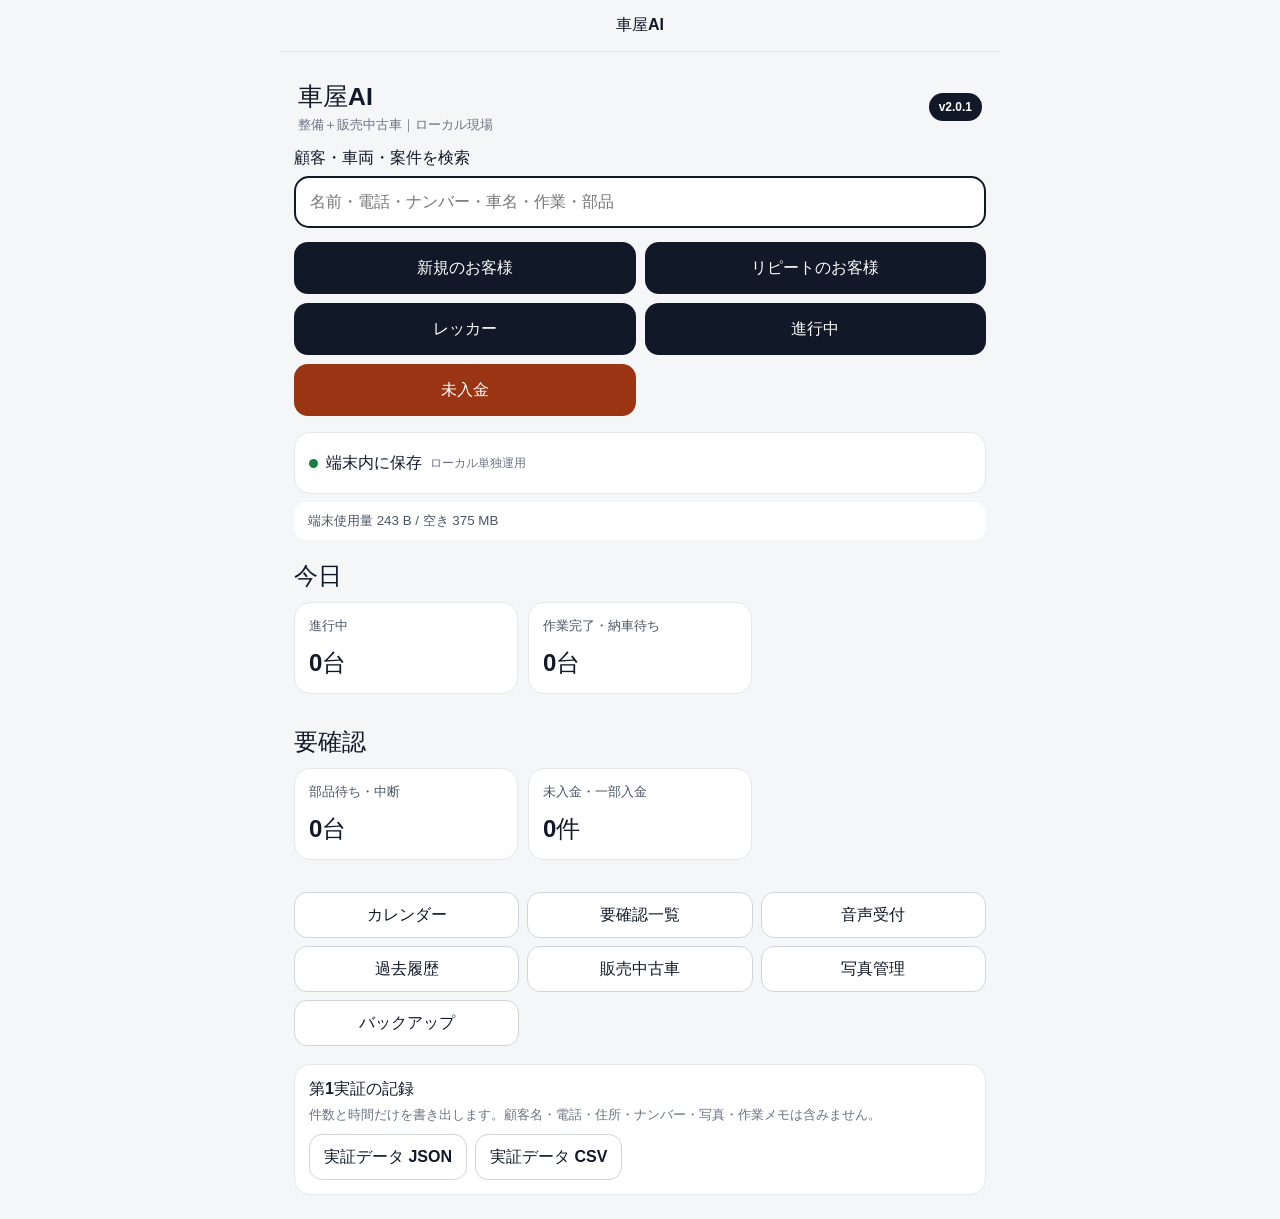
<file: index.html>
<!doctype html>
<html lang="ja">
  <head>
    <meta charset="UTF-8" />
    <meta name="viewport" content="width=device-width, initial-scale=1, viewport-fit=cover" />
    <meta name="theme-color" content="#111827" />
    <meta name="apple-mobile-web-app-capable" content="yes" />
    <meta name="apple-mobile-web-app-status-bar-style" content="black-translucent" />
    <link rel="apple-touch-icon" href="/icons/icon-180.png" />
    <title>車屋AI</title>
    <script type="module" crossorigin src="/assets/index-BUJJ1BG2.js"></script>
    <link rel="stylesheet" crossorigin href="/assets/index-Hu6--yfP.css">
  <link rel="manifest" href="/manifest.webmanifest"></head>
  <body>
    <div id="root"></div>
  </body>
</html>
</file>
<file: assets/index-Hu6--yfP.css>
:root{color:#111827;font-synthesis:none;text-rendering:optimizelegibility;background:#f4f6f8;font-family:-apple-system,BlinkMacSystemFont,Segoe UI,Hiragino Kaku Gothic ProN,Yu Gothic,sans-serif}*{box-sizing:border-box}html,body,#root{min-height:100%;margin:0}body{background:#f4f6f8;min-width:320px}button,input{font:inherit}.mobile-shell{min-height:100dvh;padding-top:env(safe-area-inset-top);padding-bottom:env(safe-area-inset-bottom)}.mobile-shell-header{z-index:60;pointer-events:auto;background:#f4f6f8f5;border-bottom:1px solid #e5e7eb;grid-template-columns:minmax(88px,1fr) auto minmax(88px,1fr);align-items:center;width:min(100%,720px);min-height:52px;margin:0 auto;padding:4px 10px;display:grid;position:sticky;top:0}.mobile-shell-brand{text-align:center;font-size:1rem}.mobile-shell-nav-slot{min-width:0;display:flex}.mobile-shell-nav-slot-end{justify-content:flex-end}.mobile-nav-target{color:#111827;background:0 0;border:0;border-radius:12px;justify-content:center;align-items:center;gap:3px;min-width:44px;min-height:44px;font-weight:750;display:inline-flex}.mobile-nav-target:active{background:#e5e7eb}.mobile-shell-content{min-height:calc(100dvh - 52px - env(safe-area-inset-top) - env(safe-area-inset-bottom))}.mobile-shell .app-shell{min-height:auto;padding-top:10px;padding-bottom:24px}.global-search{z-index:20;gap:7px;margin-bottom:14px;display:grid;position:relative}.global-search>label{font-weight:800}.global-search>input{background:#fff;border:2px solid #111827;border-radius:15px;width:100%;min-height:52px;padding:0 14px;font-size:1rem}.global-search-results{gap:8px;display:grid}.global-search-result{background:#fff;border:1px solid #d1d5db;border-radius:14px;overflow:hidden}.global-search-identity,.global-search-case{text-align:left;background:#fff;border:0;border-top:1px solid #e5e7eb;width:100%;min-height:48px;padding:10px 12px;display:grid}.global-search-identity{border-top:0}.global-search-identity span,.global-search-identity small,.global-search-case small{color:#6b7280}.global-search-case{grid-template-columns:1fr auto;align-items:center;gap:8px}.home-primary-actions{grid-template-columns:repeat(2,minmax(0,1fr));gap:9px;margin:10px 0 16px;display:grid}.home-primary-actions button{color:#fff;background:#111827;border:0;border-radius:14px;min-height:52px;padding:10px;font-weight:800}.home-primary-actions button:nth-child(5){background:#9a3412}.home-focus-section{margin-top:20px}.home-focus-section h2{margin:0 0 10px}.home-secondary-actions{grid-template-columns:repeat(3,minmax(0,1fr));gap:8px;margin-top:20px;display:grid}.customer-owned-vehicles,.vehicle-case-flow{gap:10px;margin-top:16px;display:grid}.customer-owned-vehicles h2,.vehicle-case-flow h2,.vehicle-case-flow h3{margin:0}.job-card.selected{outline:3px solid #2563eb}.photo-gallery-tabs{grid-template-columns:1fr 1fr;gap:8px;margin-bottom:12px;display:grid}.photo-gallery-tabs button{background:#fff;border:1px solid #cbd5e1;border-radius:12px;min-height:44px;font-weight:800}.photo-gallery-tabs button.active{color:#fff;background:#111827}.photo-gallery-filters{grid-template-columns:repeat(2,minmax(0,1fr));gap:8px;margin:12px 0;display:grid}.photo-gallery-filters label{gap:4px;font-size:.85rem;font-weight:700;display:grid}.photo-gallery-filters select,.photo-gallery-filters input{width:100%;min-height:44px}.photo-gallery-grid{grid-template-columns:repeat(2,minmax(0,1fr));gap:10px;display:grid}.photo-gallery-card{background:#fff;border:1px solid #d1d5db;border-radius:14px;align-content:start;gap:6px;min-width:0;padding:8px;display:grid}.photo-gallery-card time,.photo-gallery-card span{overflow-wrap:anywhere;color:#4b5563;font-size:.78rem}.photo-thumbnail-button{background:#e5e7eb;border:0;padding:0;display:block}.photo-gallery-thumbnail{aspect-ratio:4/3;object-fit:cover;width:100%;display:block}.photo-detail-image{object-fit:contain;background:#111827;width:100%;max-height:55vh;display:block}.photo-detail-list{grid-template-columns:1fr 1fr;gap:8px;display:grid}.photo-detail-list div{border-bottom:1px solid #e5e7eb;min-width:0;padding:6px 0}.photo-detail-list dt{color:#6b7280;font-size:.78rem}.photo-detail-list dd{overflow-wrap:anywhere;margin:2px 0 0}.photo-select{align-items:center;gap:6px;min-height:44px;display:flex}.app-shell{width:min(100%,720px);min-height:100vh;padding:env(safe-area-inset-top) 14px calc(24px + env(safe-area-inset-bottom));margin:0 auto}.topbar{justify-content:space-between;align-items:center;gap:12px;padding:18px 4px 14px;display:flex}.topbar h1{margin:0;font-size:1.55rem}.topbar p{color:#6b7280;margin:3px 0 0;font-size:.82rem}.pilot-badge{color:#fff;background:#111827;border-radius:999px;flex:none;padding:7px 10px;font-size:.75rem;font-weight:700}.foundation-card{background:#fff;border:1px solid #e5e7eb;border-radius:18px;margin-top:8px;padding:18px;box-shadow:0 3px 14px #1118270f}.foundation-card p{color:#4b5563;margin:8px 0 0;line-height:1.6}.auth-page,.loading-page{place-items:center;min-height:100vh;padding:20px;display:grid}.auth-card{background:#fff;border:1px solid #e5e7eb;border-radius:20px;width:min(100%,420px);padding:22px;box-shadow:0 10px 30px #11182714}.auth-card h1{margin:0}.auth-card>p{color:#6b7280;margin:6px 0 20px}.auth-card form{gap:14px;display:grid}.auth-card label{gap:6px;font-size:.9rem;font-weight:650;display:grid}.auth-card input{background:#fff;border:1px solid #d1d5db;border-radius:12px;width:100%;min-height:48px;padding:0 12px}.auth-card button{color:#fff;background:#111827;border:0;border-radius:13px;min-height:50px;font-weight:800}.auth-card button:disabled{opacity:.6}.auth-card [role=alert]{color:#b91c1c;margin:0;font-size:.86rem}.loading-page{color:#4b5563}.sync-card{background:#fff;border:1px solid #e5e7eb;border-radius:16px;justify-content:space-between;align-items:center;gap:12px;min-height:62px;padding:12px 14px;display:flex}.sync-card>div{align-items:center;gap:8px;min-width:0;display:flex}.sync-card small{color:#6b7280;font-size:.72rem}.sync-card button,.test-tools button{color:#fff;background:#111827;border:0;border-radius:12px;min-height:42px;padding:0 14px;font-weight:750}.sync-card button:disabled{opacity:.45}.storage-status{color:#4b5563;background:#fff;border-radius:12px;gap:4px;margin-top:8px;padding:10px 14px;display:grid}.storage-status.warning{color:#9a3412;background:#fff7ed}.local-save-notice{left:50%;bottom:calc(20px + env(safe-area-inset-bottom));z-index:100;color:#fff;white-space:nowrap;background:#166534;border-radius:999px;margin:0;padding:11px 16px;font-weight:800;position:fixed;transform:translate(-50%);box-shadow:0 8px 28px #0003}.connection-dot{border-radius:50%;flex:none;width:9px;height:9px}.connection-dot.online{background:#15803d}.connection-dot.offline{background:#b91c1c}.today-section{margin-top:22px}.section-heading h2{margin:0;font-size:1.08rem}.section-heading p{color:#6b7280;margin:4px 0 12px;font-size:.82rem}.dashboard-grid{grid-template-columns:repeat(2,minmax(0,1fr));gap:10px;display:grid}.dashboard-card{text-align:left;color:#111827;opacity:1;background:#fff;border:1px solid #e5e7eb;border-radius:16px;flex-direction:column;justify-content:space-between;align-items:flex-start;min-height:92px;padding:14px;display:flex}.dashboard-card span{color:#4b5563;font-size:.82rem}.dashboard-card strong{font-size:1.5rem}.test-tools{border-top:1px dashed #d1d5db;margin-top:24px;padding-top:16px}@media (width>=600px){.dashboard-grid{grid-template-columns:repeat(3,minmax(0,1fr))}}button,input,textarea,select{font:inherit}button{cursor:pointer}button:disabled{cursor:default;opacity:.5}.page-heading{padding:18px 4px 12px}.page-heading h1,.case-header h1{margin:0;font-size:1.45rem}.page-heading p,.case-header p{color:#6b7280;line-height:1.55}.mobile-form{gap:13px;display:grid}.mobile-form label,.mobile-form{font-weight:650}.mobile-form input,.mobile-form textarea,.mobile-form select,.history-search,.billing-row input{color:#111827;background:#fff;border:1px solid #d1d5db;border-radius:12px;width:100%;padding:11px 12px}.mobile-form textarea{resize:vertical;min-height:92px}.primary-button,.secondary-button,.global-back,.job-card,.work-action-grid button,.status-tabs button{border:0;border-radius:13px;min-height:46px;padding:10px 14px;font-weight:780}.primary-button{color:#fff;background:#111827}.secondary-button{color:#111827;background:#fff;border:1px solid #d1d5db}.large-button{min-height:56px;font-size:1rem}.global-back{z-index:40;background:#fff;border:1px solid #d1d5db;margin:8px 14px -4px;position:sticky;top:8px;box-shadow:0 3px 12px #11182714}.home-actions{gap:10px;margin-top:20px;display:grid}.voice-intake{color:#fff;background:#111827;border:0;border-radius:16px;min-height:64px;font-size:1.05rem;font-weight:850}.dashboard-card small{color:#92400e;font-size:.7rem}.candidate-list,.paused-card,.parts-panel,.delivery-actions,.billing-reminder{background:#fff;border:1px solid #e5e7eb;border-radius:16px;margin-top:16px;padding:14px}.candidate-card,.item{border-top:1px solid #e5e7eb;padding:12px 0}.candidate-card:first-of-type,.item:first-child{border-top:0}.candidate-actions,.inline-actions,.sheet-actions,.complete-actions,.delivery-actions{gap:8px;display:grid}.case-header{padding:18px 4px 12px}.status-chip,.billing-chip{background:#e5e7eb;border-radius:999px;padding:5px 9px;font-size:.75rem;font-weight:800;display:inline-flex}.billing-chip{color:#9a3412;background:#ffedd5;margin-top:4px}.work-action-grid{grid-template-columns:repeat(2,1fr);gap:10px;margin:14px 0;display:grid}.work-action-grid button{background:#fff;border:1px solid #d1d5db;min-height:72px}.work-action-grid .primary-button{color:#fff;background:#111827}.sheet{left:12px;right:12px;bottom:calc(12px + env(safe-area-inset-bottom));z-index:80;background:#fff;border:1px solid #d1d5db;border-radius:20px;gap:12px;max-width:696px;margin:auto;padding:18px;display:grid;position:fixed;box-shadow:0 16px 50px #11182740}.sheet label{gap:6px;font-weight:700;display:grid}.sheet textarea,.sheet select{border:1px solid #d1d5db;border-radius:12px;width:100%;padding:10px}.stack{gap:10px;display:grid}.muted{color:#6b7280;font-size:.82rem}.status-tabs{gap:7px;padding:4px 0 12px;display:flex;overflow-x:auto}.status-tabs button{background:#fff;border:1px solid #d1d5db;flex:none}.status-tabs button.active{color:#fff;background:#111827}.job-card{text-align:left;background:#fff;border:1px solid #e5e7eb;gap:4px;width:100%;display:grid}.job-card span,.job-card small{color:#6b7280}.history-search{min-height:50px;margin-bottom:14px}.billing-row{background:#fff;border:1px solid #e5e7eb;border-radius:14px;grid-template-columns:2fr 1fr 1fr;gap:7px;padding:10px;display:grid}.billing-row input:first-child{grid-column:1/-1}.billing-row button{border:0;border-radius:10px;min-height:40px}.billing-total{text-align:right;font-size:1.25rem;font-weight:850}@media (width>=600px){.candidate-actions,.inline-actions,.sheet-actions,.complete-actions{grid-template-columns:repeat(2,minmax(0,1fr))}}.file-button{cursor:pointer;justify-content:center;align-items:center;display:inline-flex;position:relative;overflow:hidden}.file-button input{opacity:0;cursor:pointer;position:absolute;inset:0}.photo-preview{object-fit:contain;background:#111;border-radius:12px;width:100%;max-height:360px;display:block}.field textarea{resize:vertical;min-height:84px}.photo-timeline{gap:14px}.photo-card{background:#fff;border:1px solid #d8dde5;border-radius:14px;gap:10px;padding:12px;display:grid}.photo-card.selected{outline:3px solid #2563eb}.photo-card-head{justify-content:space-between;align-items:center;gap:8px;display:flex}.photo-card-head time{color:#667085;font-size:.78rem}.photo-timeline-image{object-fit:contain;background:#111;border-radius:10px;width:100%;max-height:340px}.photo-placeholder{color:#667085;background:#f3f4f6;border-radius:10px;place-items:center;min-height:90px;display:grid}.pair-chip{color:#075985;background:#e0f2fe;border-radius:999px;width:max-content;padding:4px 8px;font-size:.78rem}.ai-candidate-description{border-left:3px solid #f59e0b;padding-left:8px}.confirmed-description{border-left:3px solid #16a34a;padding-left:8px}.photo-intake-panel{margin-bottom:18px}.candidate-review{border-top:1px solid #e5e7eb;padding-top:12px}.ocr-field{gap:6px;display:grid}.ocr-field>span{font-weight:700}.warning{color:#9a3412;background:#fff7ed;border-radius:10px;padding:10px}.photo-actions{margin:14px 0}.voice-input textarea{min-height:130px}.inventory-list-heading{align-items:flex-start}.inventory-filters{gap:12px;margin:16px 0;display:grid}.filter-group{gap:7px;display:grid}.filter-chips{flex-wrap:wrap;gap:7px;display:flex}.filter-chip{color:#374151;background:#fff;border:1px solid #d1d5db;border-radius:999px;padding:8px 11px;font-weight:700}.filter-chip.selected{color:#fff;background:#111827;border-color:#111827}.inventory-card-list{gap:10px;display:grid}.inventory-card{text-align:left;background:#fff;border:1px solid #e5e7eb;border-radius:16px;width:100%;padding:14px;box-shadow:0 2px 10px #0000000a}.inventory-card-title{justify-content:space-between;align-items:baseline;gap:10px;display:flex}.inventory-card-title strong{font-size:1.08rem}.inventory-card-title span{color:#6b7280;text-align:right;font-size:.82rem}.inventory-card-money{grid-template-columns:auto 1fr;gap:4px 12px;margin:10px 0 0;font-size:.84rem;display:grid}.inventory-card-money dt{color:#6b7280}.inventory-card-money dd{text-align:right;margin:0;font-weight:700}.financial-summary{gap:8px;margin-bottom:12px;display:grid}.financial-row{justify-content:space-between;align-items:baseline;gap:16px;display:flex}.financial-row span{color:#6b7280}.financial-row strong{font-size:1.05rem}.muted-note{color:#92400e;margin:4px 0 0;font-size:.82rem}.cost-row{background:#fff;border:1px solid #e5e7eb;border-radius:12px;justify-content:space-between;align-items:center;gap:10px;padding:10px;display:flex}.cost-row p{margin:5px 0}.pilot-metrics-panel{background:#fff;border:1px solid #e5e7eb;border-radius:16px;margin-top:18px;padding:14px}.pilot-metrics-panel h2{margin:0 0 6px;font-size:16px}.pilot-metrics-panel p{color:#6b7280;margin:0 0 10px;font-size:13px}.inline-actions{flex-wrap:wrap;gap:8px;display:flex}.backup-recovery-page{padding-bottom:calc(32px + env(safe-area-inset-bottom))}.backup-section{gap:14px;display:grid}.backup-section h2,.backup-section h3,.backup-section>p,.backup-dry-run>p{margin:0}.backup-warning,.backup-error{color:#9a3412}.backup-notice,.backup-error{border-radius:12px;padding:12px 14px;font-weight:700}.backup-notice{color:#166534;background:#dcfce7}.backup-error{color:#991b1b;background:#fee2e2}.backup-file-field,.backup-confirmation{gap:7px;font-weight:700;display:grid}.backup-file-field input{background:#fff;border:1px solid #d1d5db;border-radius:12px;width:100%;padding:10px}.backup-dry-run{border-top:1px solid #e5e7eb;gap:12px;padding-top:16px;display:grid}.backup-counts{gap:8px;margin:0;padding:0;list-style:none;display:grid}.backup-counts li{background:#f4f6f8;border-radius:10px;gap:3px;padding:10px;display:grid}.backup-counts span{color:#4b5563;font-size:.86rem}.backup-confirmation{grid-template-columns:auto 1fr;align-items:start}.backup-confirmation input{width:20px;height:20px;margin:0}.backup-actions{gap:8px;display:grid}@media (width>=600px){.backup-actions{grid-template-columns:repeat(2,minmax(0,1fr))}}.local-photo-management-page{padding-bottom:calc(32px + env(safe-area-inset-bottom))}.local-photo-list{gap:14px;display:grid}.local-photo-card{gap:12px;display:grid}.local-photo-card span{color:#4b5563;overflow-wrap:anywhere}.local-photo-delete-button{color:#991b1b;border-color:#b91c1c}.local-photo-confirmation h2,.local-photo-confirmation p{margin:0}.pc-backup-viewer-page{color:#111827;background:#eef2f6;min-height:100vh;padding:28px}.pc-viewer-hero{color:#fff;background:#111827;border-radius:18px;justify-content:space-between;align-items:center;gap:24px;max-width:1440px;margin:0 auto 18px;padding:24px 28px;display:flex}.pc-viewer-hero h1{margin:8px 0;font-size:clamp(1.5rem,3vw,2.25rem)}.pc-viewer-hero p{color:#d1d5db;max-width:820px;margin:0}.pc-viewer-badge{color:#166534;background:#dcfce7;border-radius:999px;padding:5px 10px;font-weight:800;display:inline-flex}.pc-viewer-file-button{color:#111827;cursor:pointer;background:#fff;border-radius:12px;flex:none;padding:13px 18px;font-weight:800;position:relative;overflow:hidden}.pc-viewer-file-button input{opacity:0;cursor:pointer;position:absolute;inset:0}.pc-viewer-empty,.pc-viewer-workspace,.pc-backup-viewer-page>[role=alert],.pc-backup-viewer-page>[role=status]{max-width:1440px;margin:0 auto}.pc-viewer-workspace{background:#fff;border:1px solid #d8dee8;border-radius:18px;overflow:hidden;box-shadow:0 14px 40px #0f172a14}.pc-viewer-file-header{background:#f8fafc;border-bottom:1px solid #e2e8f0;justify-content:space-between;gap:20px;padding:14px 20px;display:flex}.pc-viewer-file-header>div{flex-wrap:wrap;gap:10px 18px;display:flex}.pc-viewer-file-header span{color:#64748b}.pc-viewer-search{gap:7px;padding:18px 20px 10px;font-weight:800;display:grid}.pc-viewer-search input,.pc-viewer-filter-row input,.pc-viewer-filter-row select{background:#fff;border:1px solid #cbd5e1;border-radius:10px;min-height:44px;padding:9px 12px}.pc-viewer-search-results{background:#eff6ff;border-radius:12px;gap:7px;margin:0 20px 12px;padding:12px;display:grid}.pc-viewer-search-results button,.pc-viewer-list button{text-align:left;background:#fff;border:1px solid #dbe4ef;border-radius:10px;min-height:48px;padding:10px 13px}.pc-viewer-tabs{background:#f8fafc;border-block:1px solid #e2e8f0;gap:3px;padding:8px 16px;display:flex;overflow-x:auto}.pc-viewer-tabs button{color:#475569;background:0 0;border:0;border-radius:9px;flex:none;min-height:42px;padding:8px 13px;font-weight:800}.pc-viewer-tabs button.active{color:#fff;background:#1d4ed8}.pc-viewer-main{min-height:430px;padding:20px}.pc-viewer-summary{grid-template-columns:repeat(5,minmax(120px,1fr));gap:12px;display:grid}.pc-viewer-summary article{background:#f8fafc;border:1px solid #e2e8f0;border-radius:12px;gap:6px;padding:15px;display:grid}.pc-viewer-summary span{color:#64748b}.pc-viewer-summary strong{font-size:1.7rem}.pc-viewer-readonly-note{background:#f0fdf4;border-left:4px solid #16a34a;margin-top:18px;padding:12px}.pc-viewer-list{gap:9px;display:grid}.pc-viewer-list article,.pc-viewer-list button{background:#fff;border:1px solid #e2e8f0;border-radius:11px;gap:4px;padding:12px 14px;display:grid}.pc-viewer-list span{color:#64748b}.pc-viewer-detail{max-width:900px}.pc-viewer-vehicle-block{border-top:1px solid #e2e8f0;gap:4px;padding:14px 0;display:grid}.pc-viewer-vehicle-block h4,.pc-viewer-vehicle-block p{margin:5px 0 0}.pc-viewer-dl{grid-template-columns:repeat(2,minmax(0,1fr));gap:8px 20px;display:grid}.pc-viewer-dl div{border-bottom:1px solid #e2e8f0;padding:8px 0}.pc-viewer-dl dt{color:#64748b;font-size:.82rem}.pc-viewer-dl dd{overflow-wrap:anywhere;margin:4px 0 0}.pc-viewer-row{border-top:1px solid #e2e8f0;justify-content:space-between;gap:16px;padding:10px 0;display:flex}.pc-viewer-filter-row{gap:12px;margin-bottom:14px;display:flex}.pc-viewer-filter-row label{gap:5px;display:grid}.pc-viewer-table-wrap{overflow-x:auto}.pc-viewer-table-wrap table{border-collapse:collapse;width:100%}.pc-viewer-table-wrap th,.pc-viewer-table-wrap td{text-align:left;white-space:nowrap;border-bottom:1px solid #e2e8f0;padding:11px}.pc-viewer-photo-grid{grid-template-columns:repeat(4,minmax(0,1fr));gap:14px;margin-bottom:14px;display:grid}.pc-viewer-photo-card{border:1px solid #e2e8f0;border-radius:12px;gap:6px;padding-bottom:10px;display:grid;overflow:hidden}.pc-viewer-photo-card>:not(button){margin-inline:10px}.pc-viewer-photo-card button{aspect-ratio:4/3;background:#0f172a;border:0;width:100%;padding:0;display:block;overflow:hidden}.pc-viewer-photo-card img{object-fit:cover;width:100%;height:100%}.pc-viewer-photo-card time,.pc-viewer-photo-card span{color:#64748b;font-size:.82rem}.pc-viewer-photo-card em{color:#9a3412;font-style:normal;font-weight:800}.pc-viewer-photo-loading{background:#cbd5e1;width:100%;height:100%;display:block}.pc-viewer-photo-dialog{z-index:100;background:#0f172ad1;place-items:center;padding:16px;display:grid;position:fixed;inset:0}.pc-viewer-photo-dialog-card{background:#fff;border-radius:16px;width:min(1440px,100vw - 32px);max-height:calc(100vh - 32px);padding:16px;position:relative;overflow:auto}.pc-viewer-photo-toolbar{z-index:2;background:#fff;justify-content:space-between;align-items:center;gap:12px;margin-bottom:12px;padding-bottom:8px;display:flex;position:sticky;top:0}.pc-viewer-zoom-controls{flex-wrap:wrap;align-items:center;gap:8px;display:flex}.pc-viewer-zoom-controls button{background:#fff;border:1px solid #94a3b8;border-radius:9px;min-height:44px;padding:8px 13px}.pc-viewer-zoom-controls input[type=range]{width:min(260px,30vw)}.pc-viewer-zoom-value{text-align:center;min-width:4.5rem;font-size:1.05rem;font-weight:800}.pc-viewer-zoom-number{align-items:center;gap:5px;font-weight:700;display:flex}.pc-viewer-zoom-number input{width:76px;min-height:40px}.pc-viewer-photo-stage{cursor:grab;touch-action:none;-webkit-user-select:none;user-select:none;background:#0f172a;border-radius:10px;place-items:center;width:100%;height:min(72vh,100vh - 190px);min-height:320px;display:grid;overflow:hidden}.pc-viewer-photo-stage.dragging{cursor:grabbing}.pc-viewer-photo-pan-layer{transform-origin:50%;will-change:transform;place-items:center;width:100%;height:100%;display:grid}.pc-viewer-photo-large{object-fit:contain;pointer-events:none;-webkit-user-select:none;user-select:none;-webkit-user-drag:none;width:auto;max-width:none;height:auto;max-height:none;display:block}.pc-viewer-close{color:#fff;background:#111827;border:0;border-radius:9px;min-height:44px;padding:8px 18px;font-weight:800;box-shadow:0 2px 10px #00000029}@media (width<=900px){.pc-backup-viewer-page{padding:14px}.pc-viewer-hero{flex-direction:column;align-items:stretch}.pc-viewer-summary,.pc-viewer-photo-grid{grid-template-columns:repeat(2,minmax(0,1fr))}.pc-viewer-file-header{flex-direction:column}}.calendar-modes{grid-template-columns:repeat(3,1fr);gap:8px;margin-bottom:14px;display:grid}.calendar-period-controls{text-align:center;grid-template-columns:minmax(72px,auto) 1fr minmax(72px,auto);align-items:center;gap:8px;margin-bottom:10px;display:grid}.calendar-period-controls button{min-height:44px}.calendar-period-controls h2,.calendar-period-controls strong{margin:0}.calendar-month-picker{gap:4px;margin-bottom:10px;font-weight:700;display:grid}.calendar-month-picker input{min-height:44px;font:inherit}.calendar-modes button,.calendar-week button,.calendar-month button{background:#fff;border:1px solid #cbd5e1;border-radius:10px;min-height:44px}.calendar-modes button.active,.calendar-week button.active,.calendar-month button.active{background:#dbeafe;border-color:#2563eb;font-weight:800}.calendar-week{grid-template-columns:repeat(7,minmax(76px,1fr));gap:6px;margin-bottom:14px;display:grid;overflow-x:auto}.calendar-week button{gap:4px;padding:8px;display:grid}.calendar-month{grid-template-columns:repeat(7,minmax(0,1fr));gap:5px;margin-bottom:14px;display:grid}.calendar-month button{text-align:left;align-content:space-between;min-height:68px;padding:6px;display:grid}.calendar-month button strong{color:#2563eb;font-size:.76rem}.calendar-day-events{gap:8px;display:grid}.calendar-event{text-align:left;background:#fff;border:1px solid #cbd5e1;border-left:5px solid #2563eb;border-radius:10px;gap:4px;min-height:50px;padding:10px;display:grid}.calendar-event span{color:#64748b;font-size:.85rem}.attention-list{gap:10px;display:grid}.attention-item{text-align:left;background:#fff;border:1px solid #cbd5e1;border-left:6px solid #64748b;border-radius:10px;gap:5px;min-height:58px;padding:11px;display:grid}.attention-critical{border-left-color:#b91c1c}.attention-warning{border-left-color:#d97706}.attention-notice{border-left-color:#2563eb}.attention-severity{font-size:.78rem;font-weight:900}.attention-critical .attention-severity{color:#991b1b}.attention-warning .attention-severity{color:#92400e}.attention-notice .attention-severity{color:#1e40af}.attention-item time,.attention-item>span:not(.attention-severity){color:#64748b;font-size:.85rem}.home-operational-list{gap:.5rem;margin-top:.75rem;display:grid}.home-operational-list>button{text-align:left;background:#fff;border:1px solid #d9e1e8;border-radius:.65rem;gap:.2rem;min-height:44px;padding:.7rem .8rem;display:grid}.home-operational-list>button small{color:#5f6b76}.case-schedule-panel{gap:.65rem;display:grid}
</file>
